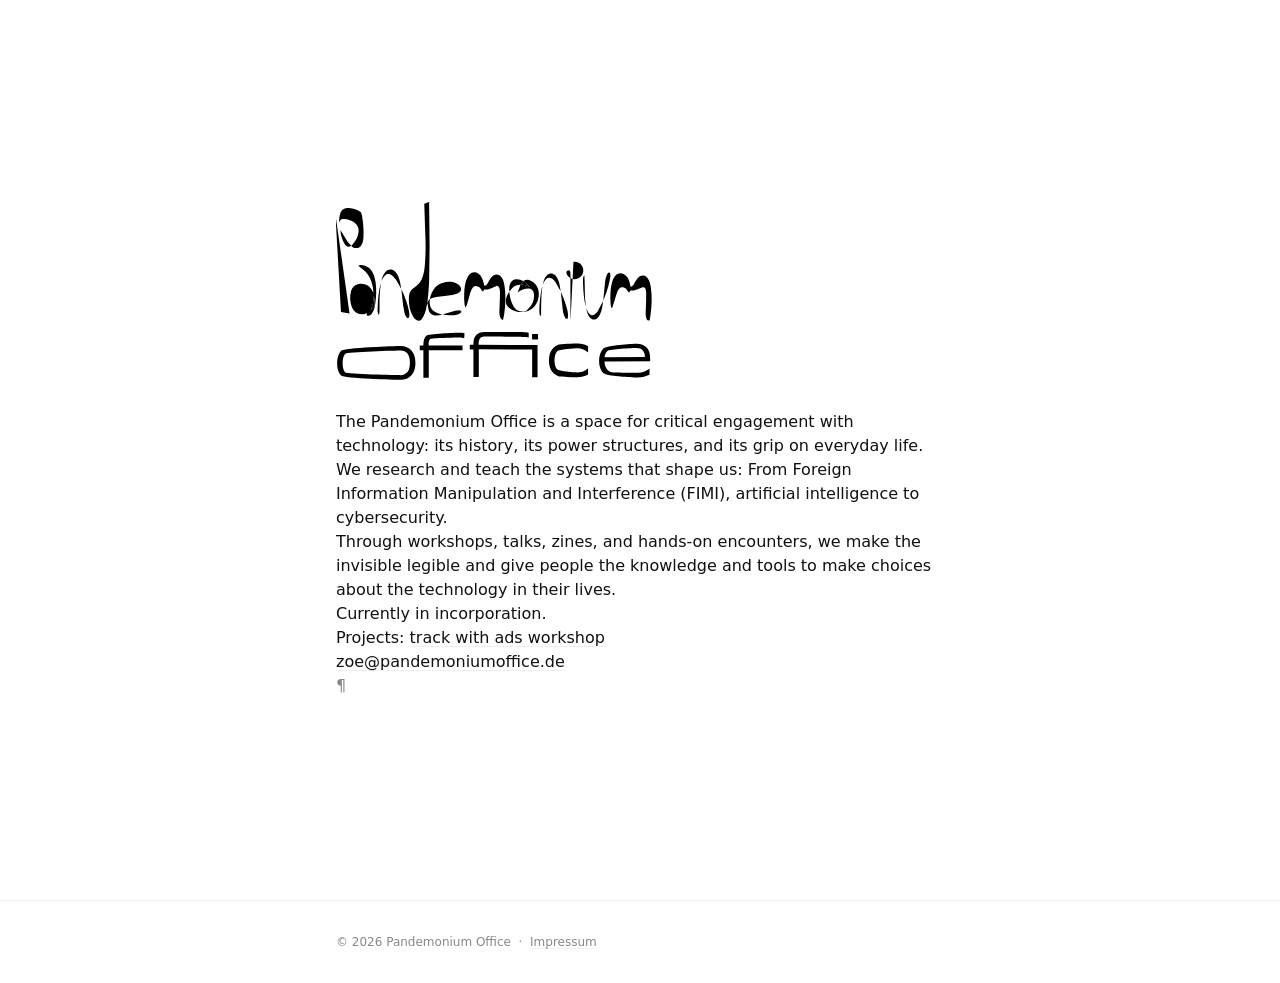
<file: index.html>
<!doctype html>
<html lang="en">
  <head>
    <meta charset="utf-8" />
    <meta name="viewport" content="width=device-width, initial-scale=1" />
    <meta name="theme-color" content="#ffffff" />
    <title>Pandemonium Office</title>
    <meta
      name="description"
      
      content="Pandemonium Office — a center for civil digital disobedience. Workshops, talks, and hands-on encounters for digital self-determination."
    />
    <meta property="og:title" content="Pandemonium Office" />
    <meta
      property="og:description"
      content="A center for civil digital disobedience — reflecting on tech failures and equipping people with knowledge for autonomous choices."
    />
    <meta property="og:type" content="website" />
    <link rel="icon" href="./assets/favicon.svg" type="image/svg+xml" />
    <link rel="preconnect" href="https://fonts.googleapis.com" />
    <link rel="preconnect" href="https://fonts.gstatic.com" crossorigin />
    <link
      href="https://fonts.googleapis.com/css2?family=EB+Garamond:ital,wght@0,400;0,500;1,400&display=swap"
      rel="stylesheet"
    />
    <link rel="stylesheet" href="./styles.css" />
  </head>
  <body>
    <a class="skip-link" href="#main">Skip to content</a>

    <section class="intro" id="top" aria-label="Introduction">
      <div class="intro__content" id="main">
        <a href="./index.html" class="brand-logo-link" aria-label="Pandemonium Office — Home">
          <img
            class="brand-logo"
            src="./assets/Pandemonium-logo.svg"
            alt="Pandemonium Office"
          />
        </a>
        <ul class="intro-list">
          <li>
            The Pandemonium Office is a space for critical engagement with technology:
            its history, its power structures, and its grip on everyday life.
          </li>
          <li></li>
          <li>
            We research and teach the systems that shape us: From Foreign Information
            Manipulation and Interference (FIMI), artificial intelligence to cybersecurity.
          </li>
          <li></li>
          <li>
            Through workshops, talks, zines, and hands-on encounters, we make the invisible
            legible and give people the knowledge and tools to make choices about the
            technology in their lives.
          </li>
            <li>
            Currently in incorporation. 
          </li>
          <li class="intro-list__workshop">
            Projects: <a href="./track-with-ads.html">track with ads workshop</a>
          </li>
          <li class="intro-list__contact">
            <a href="mailto:zoe@pandemoniumoffice.de">zoe@pandemoniumoffice.de</a>
          </li>
          <li></li>
          <li><a class="intro-scroll" href="#footer">¶</a></li>
          <li></li>
        </ul>
      </div>
    </section>

    <footer class="site-footer" id="footer">
      <p>
        &copy; <span data-year></span> Pandemonium Office
        &nbsp;&middot;&nbsp;
        <a href="./impressum.html">Impressum</a>
      </p>
    </footer>

    <script src="./main.js" defer></script>
  </body>
</html>
</file>
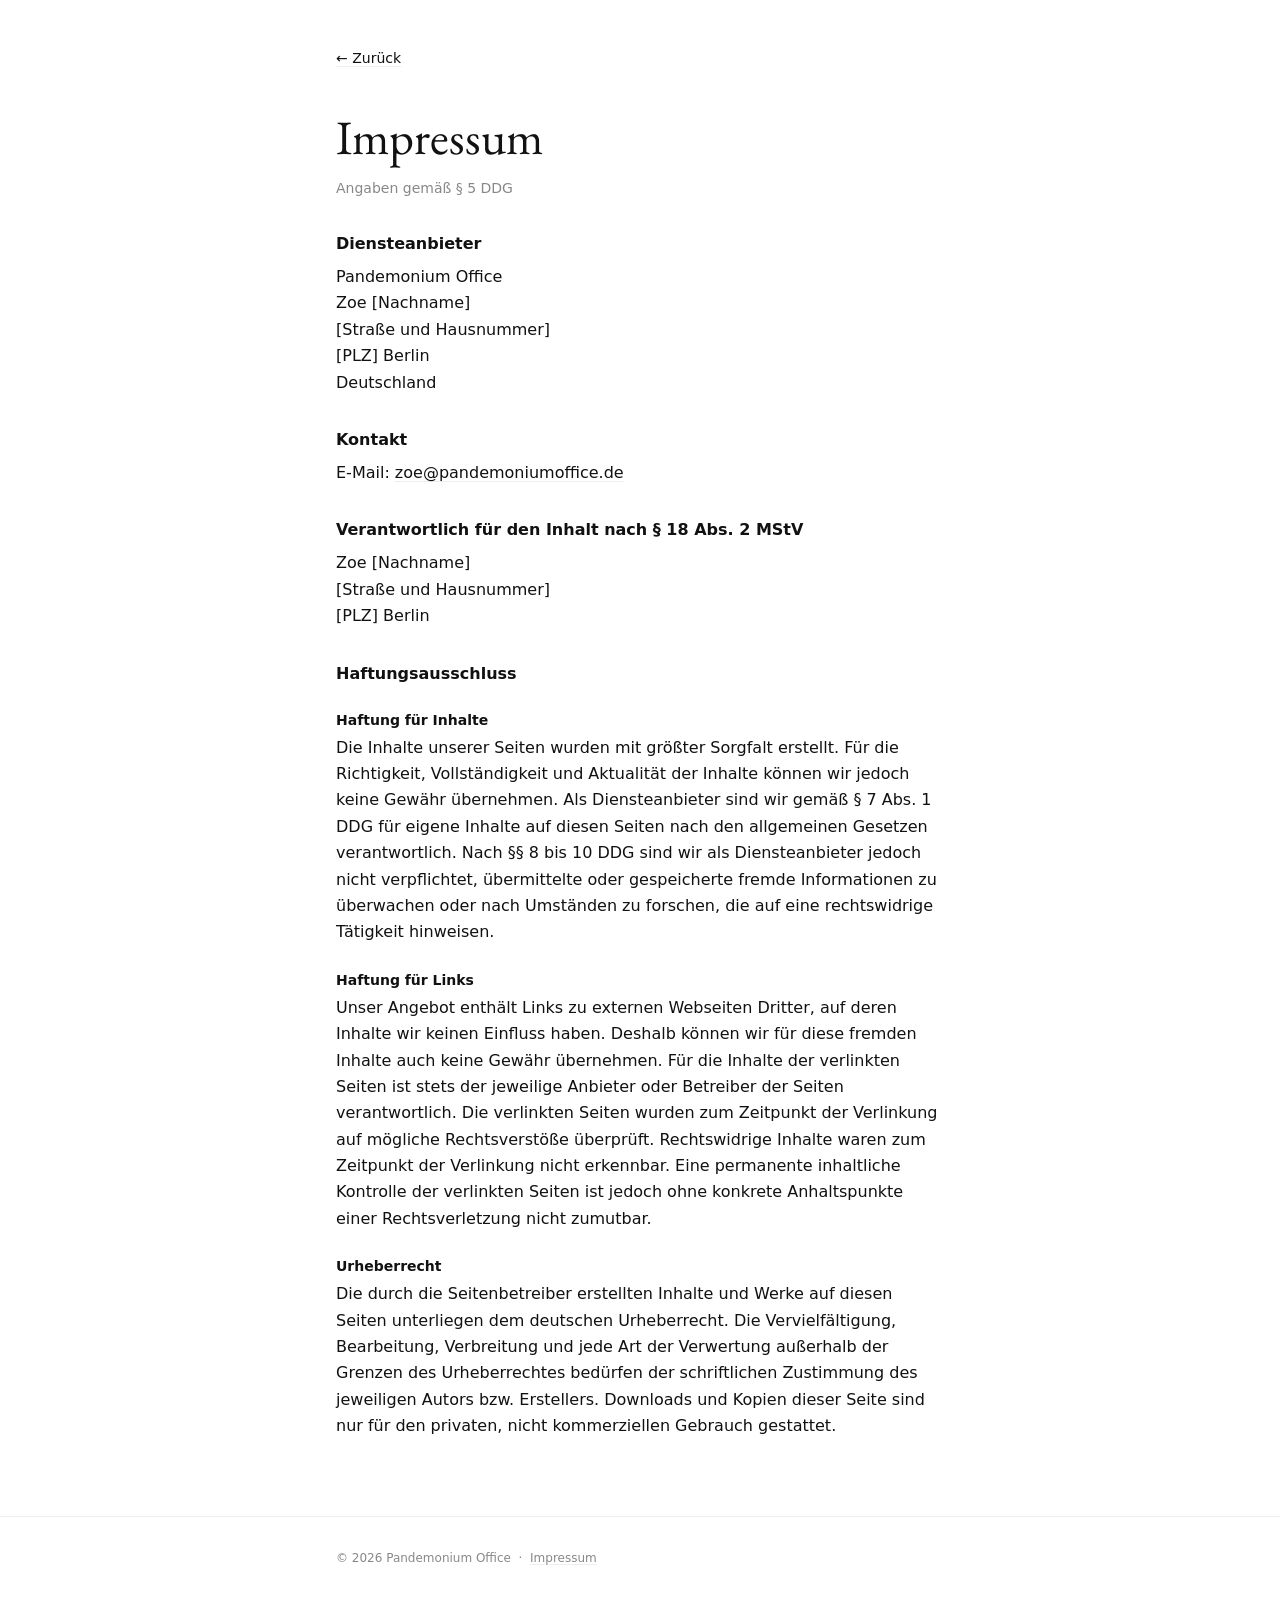
<file: impressum.html>
<!doctype html>
<html lang="de">
  <head>
    <meta charset="utf-8" />
    <meta name="viewport" content="width=device-width, initial-scale=1" />
    <meta name="theme-color" content="#ffffff" />
    <title>Impressum — Pandemonium Office</title>
    <meta name="robots" content="noindex" />
    <link rel="icon" href="./assets/favicon.svg" type="image/svg+xml" />
    <link rel="preconnect" href="https://fonts.googleapis.com" />
    <link rel="preconnect" href="https://fonts.gstatic.com" crossorigin />
    <link
      href="https://fonts.googleapis.com/css2?family=EB+Garamond:ital,wght@0,400;0,500;1,400&display=swap"
      rel="stylesheet"
    />
    <link rel="stylesheet" href="./styles.css" />
  </head>
  <body>
    <a class="skip-link" href="#main">Skip to content</a>

    <main class="impressum" id="main">
      <nav class="impressum__nav">
        <a href="./index.html">&larr; Zur&uuml;ck</a>
      </nav>

      <h1>Impressum</h1>
      <p class="impressum__subtitle">Angaben gem&auml;&szlig; &sect; 5 DDG</p>

      <section>
        <h2>Diensteanbieter</h2>
        <p>
          Pandemonium Office<br />
          <!-- TODO: vollst&auml;ndigen Namen einsetzen -->
          Zoe [Nachname]<br />
          [Stra&szlig;e und Hausnummer]<br />
          [PLZ] Berlin<br />
          Deutschland
        </p>
      </section>

      <section>
        <h2>Kontakt</h2>
        <p>
          E-Mail:
          <a href="mailto:zoe@pandemoniumoffice.de">zoe@pandemoniumoffice.de</a><br />
          <!-- Telefon: [Telefonnummer] -->
        </p>
      </section>

      <section>
        <h2>Verantwortlich f&uuml;r den Inhalt nach &sect; 18 Abs. 2 MStV</h2>
        <p>
          Zoe [Nachname]<br />
          [Stra&szlig;e und Hausnummer]<br />
          [PLZ] Berlin
        </p>
      </section>

      <section>
        <h2>Haftungsausschluss</h2>

        <h3>Haftung f&uuml;r Inhalte</h3>
        <p>
          Die Inhalte unserer Seiten wurden mit gr&ouml;&szlig;ter Sorgfalt erstellt. F&uuml;r die
          Richtigkeit, Vollst&auml;ndigkeit und Aktualit&auml;t der Inhalte k&ouml;nnen wir jedoch
          keine Gew&auml;hr &uuml;bernehmen. Als Diensteanbieter sind wir gem&auml;&szlig;
          &sect; 7 Abs. 1 DDG f&uuml;r eigene Inhalte auf diesen Seiten nach den allgemeinen
          Gesetzen verantwortlich. Nach &sect;&sect; 8 bis 10 DDG sind wir als Diensteanbieter
          jedoch nicht verpflichtet, &uuml;bermittelte oder gespeicherte fremde Informationen zu
          &uuml;berwachen oder nach Umst&auml;nden zu forschen, die auf eine rechtswidrige
          T&auml;tigkeit hinweisen.
        </p>

        <h3>Haftung f&uuml;r Links</h3>
        <p>
          Unser Angebot enth&auml;lt Links zu externen Webseiten Dritter, auf deren Inhalte wir
          keinen Einfluss haben. Deshalb k&ouml;nnen wir f&uuml;r diese fremden Inhalte auch keine
          Gew&auml;hr &uuml;bernehmen. F&uuml;r die Inhalte der verlinkten Seiten ist stets der
          jeweilige Anbieter oder Betreiber der Seiten verantwortlich. Die verlinkten Seiten wurden
          zum Zeitpunkt der Verlinkung auf m&ouml;gliche Rechtsverst&ouml;&szlig;e &uuml;berpr&uuml;ft.
          Rechtswidrige Inhalte waren zum Zeitpunkt der Verlinkung nicht erkennbar. Eine permanente
          inhaltliche Kontrolle der verlinkten Seiten ist jedoch ohne konkrete Anhaltspunkte einer
          Rechtsverletzung nicht zumutbar.
        </p>

        <h3>Urheberrecht</h3>
        <p>
          Die durch die Seitenbetreiber erstellten Inhalte und Werke auf diesen Seiten unterliegen
          dem deutschen Urheberrecht. Die Vervielf&auml;ltigung, Bearbeitung, Verbreitung und jede
          Art der Verwertung au&szlig;erhalb der Grenzen des Urheberrechtes bed&uuml;rfen der
          schriftlichen Zustimmung des jeweiligen Autors bzw. Erstellers. Downloads und Kopien
          dieser Seite sind nur f&uuml;r den privaten, nicht kommerziellen Gebrauch gestattet.
        </p>
      </section>
    </main>

    <footer class="site-footer" id="footer">
      <p>
        &copy; <span data-year></span> Pandemonium Office
        &nbsp;&middot;&nbsp;
        <a href="./impressum.html">Impressum</a>
      </p>
    </footer>

    <script src="./main.js" defer></script>
  </body>
</html>
</file>
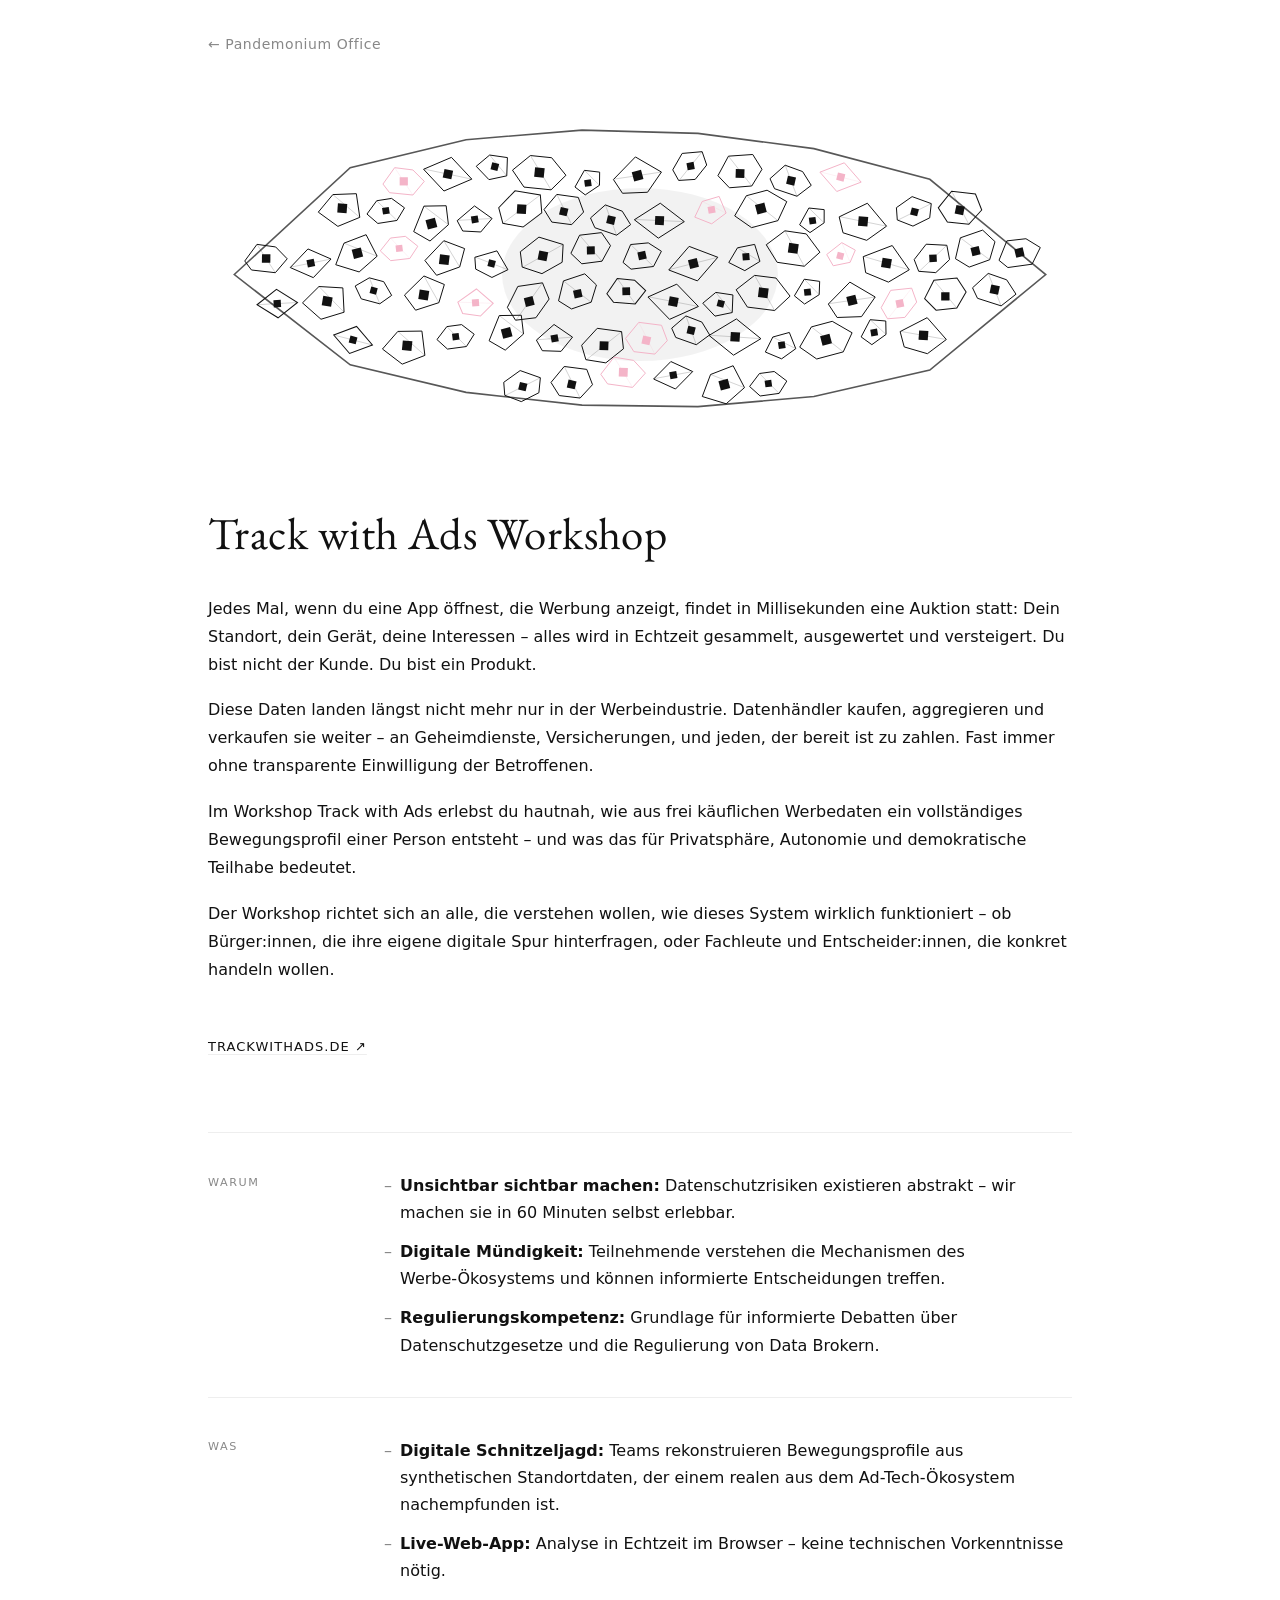
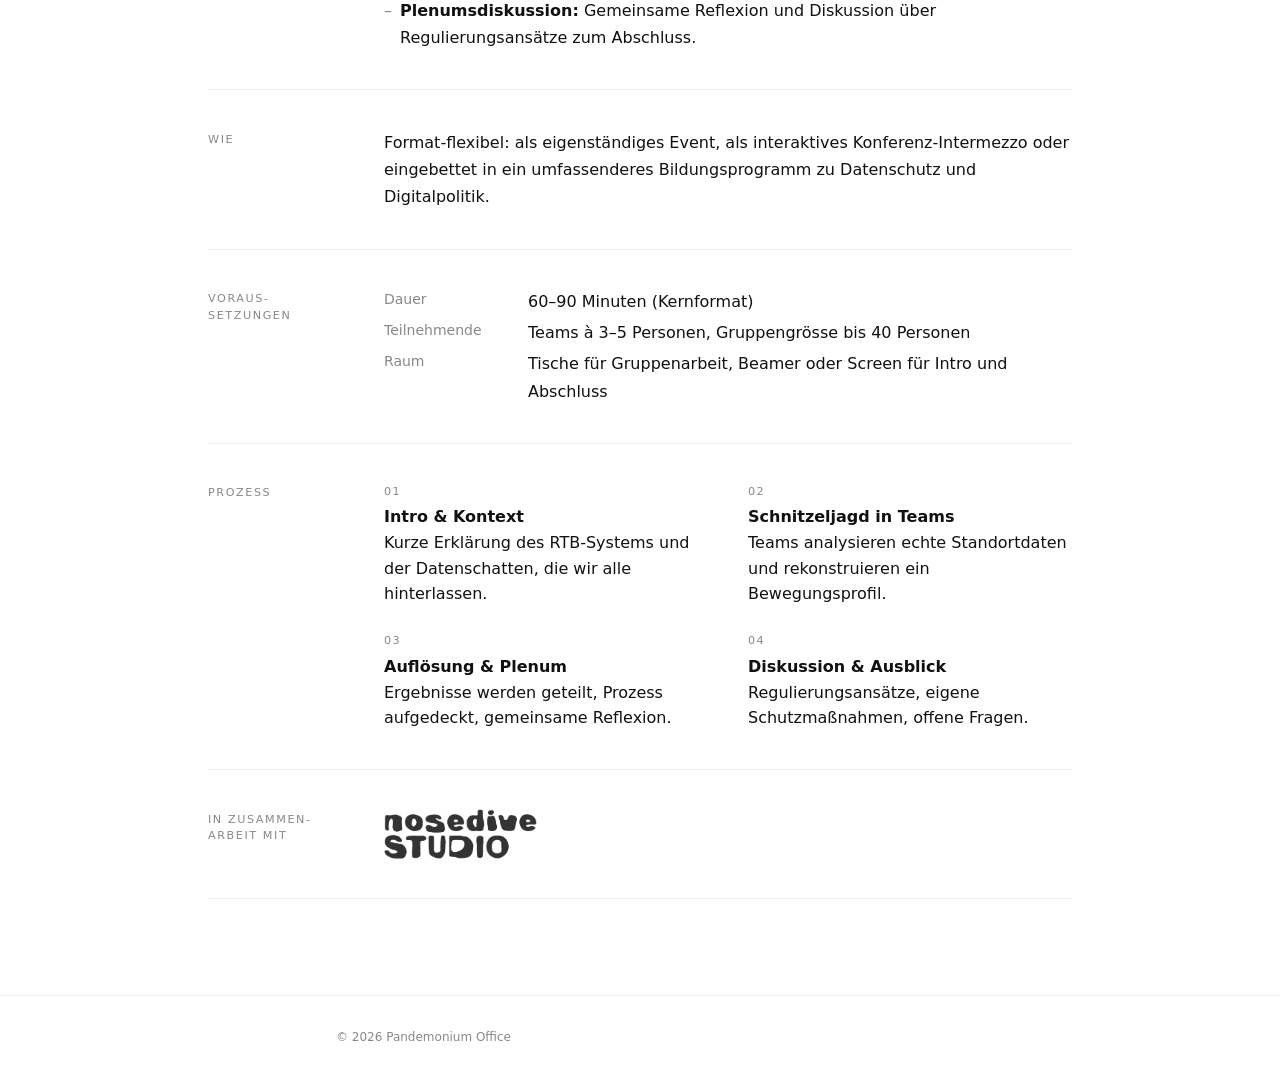
<file: track-with-ads.html>
<!doctype html>
<html lang="de">
  <head>
    <meta charset="utf-8" />
    <meta name="viewport" content="width=device-width, initial-scale=1" />
    <meta name="theme-color" content="#ffffff" />
    <title>Track with Ads Workshop — Pandemonium Office</title>
    <meta
      name="description"
      content="Track with Ads Workshop — a hands-on encounter with online ad tracking by Pandemonium Office."
    />
    <link rel="icon" href="./assets/favicon.svg" type="image/svg+xml" />
    <link rel="preconnect" href="https://fonts.googleapis.com" />
    <link rel="preconnect" href="https://fonts.gstatic.com" crossorigin />
    <link
      href="https://fonts.googleapis.com/css2?family=EB+Garamond:ital,wght@0,400;0,500;1,400&display=swap"
      rel="stylesheet"
    />
    <link rel="stylesheet" href="./styles.css" />
    <style>
      @keyframes geo-eye-blink {
        0%, 86%, 100% { transform: scaleY(1); }
        90%, 93%      { transform: scaleY(0.04); }
        96%           { transform: scaleY(1); }
      }

      :root {
        --content-width: 58rem;
      }

      .project-page {
        min-height: 100svh;
        display: flex;
        flex-direction: column;
      }

      .project-header {
        padding: 2rem 2rem 0;
        max-width: var(--content-width);
        margin-inline: auto;
        width: 100%;
      }

      .back-link {
        font-size: 0.875rem;
        color: var(--text-muted);
        text-decoration: none;
        letter-spacing: 0.04em;
      }

      .back-link:hover,
      .back-link:focus-visible {
        color: var(--text);
      }

      .project-main {
        flex: 1;
        padding: 3rem 2rem 6rem;
        max-width: var(--content-width);
        margin-inline: auto;
        width: 100%;
      }

      .project-eye {
        margin: 0 auto 3.5rem;
        color: var(--text);
      }

      .project-title {
        font-family: var(--font-serif);
        font-size: clamp(1.6rem, 5vw, 2.8rem);
        font-weight: 400;
        letter-spacing: 0.01em;
        line-height: 1.15;
        margin: 0 0 2.2rem;
      }

      .project-body {
        line-height: 1.75;
        margin-bottom: 0;
      }

      .project-body p {
        margin: 0 0 1.1em;
      }

      .project-body p:last-child {
        margin-bottom: 0;
      }

      .project-link {
        display: inline-block;
        margin-top: 2.2rem;
        font-size: 0.8125rem;
        letter-spacing: 0.08em;
        text-transform: uppercase;
      }

      /* ── sections ───────────────────────────────── */

      .project-sections {
        margin-top: 4.5rem;
        border-top: 1px solid var(--border);
      }

      .project-section {
        display: grid;
        grid-template-columns: 8rem 1fr;
        gap: 0 3rem;
        padding: 2.4rem 0;
        border-bottom: 1px solid var(--border);
      }

      .section-label {
        font-size: 0.7rem;
        letter-spacing: 0.14em;
        text-transform: uppercase;
        color: var(--text-muted);
        margin: 0;
        font-family: var(--font);
        font-weight: 400;
        padding-top: 0.25em;
      }

      .section-content {
        min-width: 0;
      }

      .section-list {
        margin: 0;
        padding: 0;
        list-style: none;
        line-height: 1.7;
      }

      .section-list li {
        margin-bottom: 0.75em;
        padding-left: 1em;
        position: relative;
      }

      .section-list li:last-child {
        margin-bottom: 0;
      }

      .section-list li::before {
        content: "–";
        position: absolute;
        left: 0;
        color: var(--text-muted);
      }

      .section-text {
        margin: 0;
        line-height: 1.7;
      }

      .section-meta {
        margin: 0;
        padding: 0;
        list-style: none;
        line-height: 1.7;
      }

      .section-meta li {
        display: grid;
        grid-template-columns: 8.5rem 1fr;
        gap: 0 0.5rem;
        margin-bottom: 0.25em;
      }

      .section-meta li:last-child {
        margin-bottom: 0;
      }

      .meta-key {
        color: var(--text-muted);
        font-size: 0.875em;
      }

      .process-list {
        margin: 0;
        padding: 0;
        list-style: none;
        display: grid;
        grid-template-columns: 1fr 1fr;
        gap: 1.6rem 2.5rem;
      }

      .process-step {
        line-height: 1.6;
      }

      .process-step__num {
        display: block;
        color: var(--text-muted);
        font-size: 0.7rem;
        letter-spacing: 0.12em;
        margin-bottom: 0.35em;
        font-variant-numeric: tabular-nums;
      }

      .process-step__body {
        margin: 0;
      }

      .collab__logo {
        height: 3.2rem;
        width: auto;
        display: block;
        mix-blend-mode: multiply;
        opacity: 0.8;
      }

      .collab__logo:hover {
        opacity: 1;
      }

      @media (max-width: 600px) {
        .project-section {
          grid-template-columns: 1fr;
          gap: 0.75rem 0;
        }

        .process-list {
          grid-template-columns: 1fr;
        }

        .section-meta li {
          grid-template-columns: 1fr;
        }
      }
    </style>
  </head>
  <body>
    <div class="project-page">
      <header class="project-header">
        <a class="back-link" href="./">← Pandemonium Office</a>
      </header>

      <main class="project-main" id="main">
        <div class="project-eye" id="compound-eye-mount"></div>

        <h1 class="project-title">Track with Ads Workshop</h1>

        <div class="project-body">
          <p>
            Jedes Mal, wenn du eine App öffnest, die Werbung anzeigt, findet in Millisekunden eine
            Auktion statt: Dein Standort, dein Gerät, deine Interessen – alles wird in Echtzeit
            gesammelt, ausgewertet und versteigert. Du bist nicht der Kunde. Du bist ein Produkt.
          </p>
          <p>
            Diese Daten landen längst nicht mehr nur in der Werbeindustrie. Datenhändler kaufen,
            aggregieren und verkaufen sie weiter – an Geheimdienste, Versicherungen, und jeden, der
            bereit ist zu zahlen. Fast immer ohne transparente Einwilligung der Betroffenen.
          </p>
          <p>
            Im Workshop Track with Ads erlebst du hautnah, wie aus frei käuflichen Werbedaten ein
            vollständiges Bewegungsprofil einer Person entsteht – und was das für Privatsphäre,
            Autonomie und demokratische Teilhabe bedeutet.
          </p>
          <p>
            Der Workshop richtet sich an alle, die verstehen wollen, wie dieses System wirklich
            funktioniert – ob Bürger:innen, die ihre eigene digitale Spur hinterfragen, oder
            Fachleute und Entscheider:innen, die konkret handeln wollen.
          </p>
          <a
            class="project-link"
            href="https://www.trackwithads.de/"
            rel="noopener noreferrer"
          >trackwithads.de ↗</a>
        </div>

        <div class="project-sections">

          <section class="project-section">
            <h2 class="section-label">Warum</h2>
            <div class="section-content">
              <ul class="section-list">
                <li><strong>Unsichtbar sichtbar machen:</strong> Datenschutzrisiken existieren abstrakt – wir machen sie in 60 Minuten selbst erlebbar.</li>
                <li><strong>Digitale Mündigkeit:</strong> Teilnehmende verstehen die Mechanismen des Werbe-Ökosystems und können informierte Entscheidungen treffen.</li>
                <li><strong>Regulierungskompetenz:</strong> Grundlage für informierte Debatten über Datenschutzgesetze und die Regulierung von Data Brokern.</li>
              </ul>
            </div>
          </section>

          <section class="project-section">
            <h2 class="section-label">Was</h2>
            <div class="section-content">
              <ul class="section-list">
                <li><strong>Digitale Schnitzeljagd:</strong> Teams rekonstruieren Bewegungsprofile aus synthetischen Standortdaten, der einem realen aus dem Ad-Tech-Ökosystem nachempfunden ist.</li>
                <li><strong>Live-Web-App:</strong> Analyse in Echtzeit im Browser – keine technischen Vorkenntnisse nötig.</li>
                <li><strong>Plenumsdiskussion:</strong> Gemeinsame Reflexion und Diskussion über Regulierungsansätze zum Abschluss.</li>
              </ul>
            </div>
          </section>

          <section class="project-section">
            <h2 class="section-label">Wie</h2>
            <div class="section-content">
              <p class="section-text">Format-flexibel: als eigenständiges Event, als interaktives Konferenz-Intermezzo oder eingebettet in ein umfassenderes Bildungsprogramm zu Datenschutz und Digitalpolitik.</p>
            </div>
          </section>

          <section class="project-section">
            <h2 class="section-label">Voraus&shy;setzungen</h2>
            <div class="section-content">
              <ul class="section-meta">
                <li><span class="meta-key">Dauer</span><span>60–90 Minuten (Kernformat)</span></li>
                <li><span class="meta-key">Teilnehmende</span><span>Teams à 3–5 Personen, Gruppengrösse bis 40 Personen</span></li>
                <li><span class="meta-key">Raum</span><span>Tische für Gruppenarbeit, Beamer oder Screen für Intro und Abschluss</span></li>
              </ul>
            </div>
          </section>

          <section class="project-section">
            <h2 class="section-label">Prozess</h2>
            <div class="section-content">
              <ol class="process-list">
                <li class="process-step">
                  <span class="process-step__num">01</span>
                  <p class="process-step__body"><strong>Intro &amp; Kontext</strong><br>Kurze Erklärung des RTB-Systems und der Datenschatten, die wir alle hinterlassen.</p>
                </li>
                <li class="process-step">
                  <span class="process-step__num">02</span>
                  <p class="process-step__body"><strong>Schnitzeljagd in Teams</strong><br>Teams analysieren echte Standortdaten und rekonstruieren ein Bewegungsprofil.</p>
                </li>
                <li class="process-step">
                  <span class="process-step__num">03</span>
                  <p class="process-step__body"><strong>Auflösung &amp; Plenum</strong><br>Ergebnisse werden geteilt, Prozess aufgedeckt, gemeinsame Reflexion.</p>
                </li>
                <li class="process-step">
                  <span class="process-step__num">04</span>
                  <p class="process-step__body"><strong>Diskussion &amp; Ausblick</strong><br>Regulierungsansätze, eigene Schutzmaßnahmen, offene Fragen.</p>
                </li>
              </ol>
            </div>
          </section>

          <section class="project-section collab-section">
            <h2 class="section-label">in Zusammen&shy;arbeit mit</h2>
            <div class="section-content">
              <img
                src="./assets/nosedive-logo.png"
                alt="nosedive studio"
                class="collab__logo"
              />
            </div>
          </section>

        </div>
      </main>

      <footer class="site-footer">
        <p>&copy; <span data-year></span> Pandemonium Office</p>
      </footer>
    </div>

    <script src="./eyes.js"></script>
    <script>
      (function () {
        const yearEl = document.querySelector("[data-year]");
        if (yearEl) yearEl.textContent = String(new Date().getFullYear());

        const mount = document.getElementById("compound-eye-mount");
        if (mount && window.createCompoundEye) {
          createCompoundEye(mount, { width: 760, height: 300, spacing: 42, accentEvery: 9 });
        }
      })();
    </script>
  </body>
</html>
</file>
<file: styles.css>
/* Pandemonium Office — white minimalist */

:root {
  --bg: #ffffff;
  --text: #111111;
  --text-muted: #888888;
  --border: #eeeeee;
  --font: system-ui, -apple-system, "Segoe UI", Roboto, Helvetica, Arial, sans-serif;
  --font-serif: "EB Garamond", Georgia, "Times New Roman", serif;
  --brand-pink: #f4b4c8;
  --brand-spin: 24s;
  --max-width: 38rem;
}

*,
*::before,
*::after {
  box-sizing: border-box;
}

html {
  scroll-behavior: smooth;
}

@media (prefers-reduced-motion: reduce) {
  html {
    scroll-behavior: auto;
  }

  .brand-logo {
    display: none;
  }

  .name-slot::before {
    content: "Pandemonium Office";
    font-family: var(--font-serif);
    font-size: clamp(3rem, 16vw, 6.5rem);
    letter-spacing: 0.02em;
    color: var(--brand-pink);
  }

  .name-slot {
    width: auto;
    height: auto;
  }
}

body {
  margin: 0;
  font-family: var(--font);
  font-size: 1rem;
  font-weight: 400;
  line-height: 1.5;
  color: var(--text);
  background: var(--bg);
  -webkit-font-smoothing: antialiased;
}

a {
  color: inherit;
  text-decoration: underline;
  text-underline-offset: 0.2em;
  text-decoration-color: var(--border);
}

a:hover,
a:focus-visible {
  text-decoration-color: var(--text);
}

.sr-only {
  position: absolute;
  width: 1px;
  height: 1px;
  padding: 0;
  margin: -1px;
  overflow: hidden;
  clip: rect(0, 0, 0, 0);
  white-space: nowrap;
  border: 0;
}

.skip-link {
  position: absolute;
  top: -100%;
  left: 1rem;
  z-index: 1000;
  padding: 0.5rem 0.75rem;
  background: var(--text);
  color: var(--bg);
  text-decoration: none;
  font-size: 0.875rem;
}

.skip-link:focus {
  top: 1rem;
}

.letter-spacing {
  letter-spacing: 0.12em;
  text-transform: uppercase;
  font-size: 0.875rem;
}

/* Intro */
.intro {
  position: relative;
  min-height: 100svh;
  overflow: hidden;
  display: flex;
  align-items: center;
  justify-content: center;
  background: var(--bg);
}

.intro__content {
  position: relative;
  z-index: 2;
  width: min(var(--max-width), calc(100% - 3rem));
}

.intro-list {
  margin: 0;
  padding: 0;
  list-style: none;
}

.intro-list li {
  margin: 0;
}

.intro-list__workshop,
.intro-list__contact {
  margin-top: 2rem;
}

.intro-list__lead {
  display: flex;
  flex-wrap: wrap;
  align-items: baseline;
}

.name-slot {
  display: inline-block;
  width: min(28em, 95vw);
  height: 1.15em;
  flex-shrink: 0;
}

.intro-scroll {
  text-decoration: none;
  color: var(--text-muted);
}

.intro-scroll:hover,
.intro-scroll:focus-visible {
  color: var(--text);
}

.brand-logo-link {
  display: block;
  margin-bottom: 1.5rem;
}

.brand-logo {
  display: block;
  width: min(70vw, 20rem);
  height: auto;
  filter: brightness(0);
}

/* Impressum */
.impressum {
  width: min(var(--max-width), calc(100% - 3rem));
  margin-inline: auto;
  padding: 3rem 0 4rem;
}

.impressum__nav {
  margin-bottom: 2rem;
  font-size: 0.875rem;
}

.impressum h1 {
  font-family: var(--font-serif);
  font-size: clamp(2rem, 6vw, 3rem);
  font-weight: 400;
  margin: 0 0 0.25rem;
}

.impressum__subtitle {
  color: var(--text-muted);
  font-size: 0.875rem;
  margin: 0 0 2.5rem;
}

.impressum h2 {
  font-size: 1rem;
  font-weight: 600;
  margin: 2rem 0 0.5rem;
}

.impressum h3 {
  font-size: 0.875rem;
  font-weight: 600;
  margin: 1.5rem 0 0.25rem;
}

.impressum p {
  margin: 0 0 0.75rem;
  line-height: 1.65;
}

.site-footer {
  padding: 2rem 1.5rem;
  border-top: 1px solid var(--border);
  text-align: left;
  font-size: 0.75rem;
  color: var(--text-muted);
  background: var(--bg);
}

.site-footer p {
  margin: 0;
  max-width: var(--max-width);
  margin-inline: auto;
}

.site-footer a {
  color: var(--text-muted);
}
</file>
